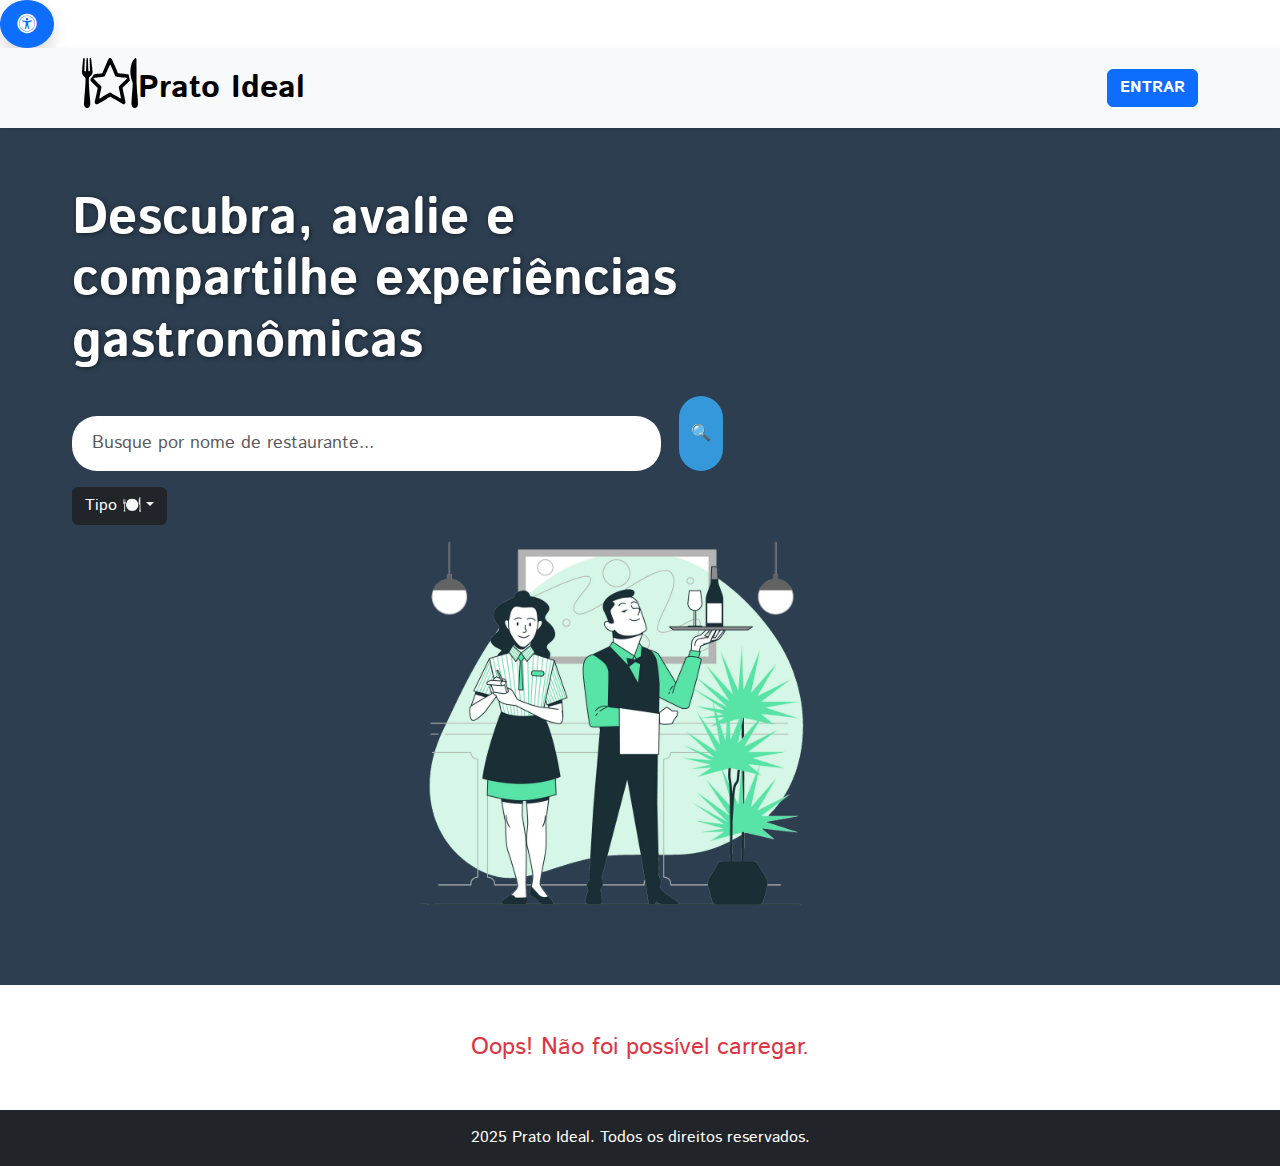
<file: index.html>
<!DOCTYPE html>
<html lang="pt-br">

<head>
    <meta charset="UTF-8">
    <meta name="viewport" content="width=device-width, initial-scale=1.0">
    <title>Prato Ideal</title>

    <link rel="preconnect" href="https://fonts.googleapis.com">
    <link rel="preconnect" href="https://fonts.gstatic.com" crossorigin>
    <link href="https://fonts.googleapis.com/css2?family=Istok+Web:wght@400;700&display=swap" rel="stylesheet">

    <link rel="stylesheet" href="css/style.css">
    <link href="https://cdn.jsdelivr.net/npm/bootstrap@5.3.3/dist/css/bootstrap.min.css" rel="stylesheet">
    <link rel="stylesheet" href="https://cdnjs.cloudflare.com/ajax/libs/font-awesome/5.15.4/css/all.min.css">

    </head>

<body>
    <button class="btn btn-primary btn-lg rounded-circle shadow" id="acessibility-toggle-btn"
            aria-label="Abrir menu de acessibilidade">
        <i class="fas fa-universal-access"></i>
    </button>

    <div id="acessibility-menu" class="card shadow">
        <div class="card-header bg-primary text-white d-flex justify-content-between align-items-center">
            <span>Acessibilidade</span>
            <button type="button" class="btn-close btn-close-white" aria-label="Fechar menu" id="acessibility-close-btn"></button>
        </div>
        <div class="card-body">
            <h6 class="card-subtitle mb-2 text-muted">Tamanho da Fonte</h6>
            <div class="d-flex justify-content-around mb-3">
                <button class="btn btn-outline-secondary" id="font-decrease" aria-label="Diminuir fonte">A-</button>
                <button class="btn btn-outline-secondary" id="font-reset" aria-label="Tamanho padrão">A</button>
                <button class="btn btn-outline-secondary" id="font-increase" aria-label="Aumentar fonte">A+</button>
            </div>

            <h6 class="card-subtitle mb-2 text-muted">Contraste</h6>
            <div class="d-grid gap-2">
                <button class="btn btn-outline-dark" id="contrast-low" aria-label="Baixo Contraste (Tons de Cinza)">Tons de Cinza</button>
                <button class="btn btn-outline-dark" id="contrast-high" aria-label="Alto Contraste">Alto Contraste</button>
                <button class="btn btn-outline-dark" id="contrast-reset" aria-label="Contraste Padrão">Contraste Padrão</button>
            </div>
        </div>
    </div>

    <div id="main-wrapper">
        <nav id="nav-top" class="navbar navbar-expand-md bg-light shadow-sm">
            <div class="container">
                <img id="img-logo-nav" src="imagens/logo-preto.svg" alt="Logo" />
                <a class="navbar-brand fs-2 fw-bolder" href="index.html">Prato Ideal</a>
                <div class="ms-auto">
                    <div id="nav-user-section" class="d-flex align-items-center">
                    </div>
                </div>
            </div>
        </nav>

        <header>
            <div class="header-content">
                <div class="container" id="header-left">
                    <div class="float-start w-100">
                        <h1 class="slogan mb-4">Descubra, avalie e compartilhe experiências gastronômicas</h1>
                        <div id="busca-com-sugestoes-wrapper" style="position: relative;">
                            <form id="form-busca-header" class="d-flex mb-3 search-bar" role="search" onsubmit="event.preventDefault();">
                                <input type="text" class="form-control me-2" id="searchInput" placeholder="Busque por nome de restaurante..." autocomplete="off" />
                                <button id="btn-pesquisa-header" type="submit" class="btn btn-primary">🔍</button>
                            </form>
                            <div id="sugestoes-busca" class="sugestoes-container"></div>
                        </div>
                        <div id="filtros" class="d-flex flex-wrap gap-2 filter-buttons">
                            <div class="dropdown">
                                <button id="tipo-btn" class="btn btn-dark dropdown-toggle" data-bs-toggle="dropdown">Tipo 🍽️</button>
                                <ul class="dropdown-menu">
                                    <li><button class="dropdown-item" onclick="selectFilter('tipo', null)"><strong>Ver Todos</strong></button></li>
                                    <li><hr class="dropdown-divider"></li>
                                    <li><button class="dropdown-item" onclick="selectFilter('tipo', 'Brasileira')">Brasileira</button></li>
                                    <li><button class="dropdown-item" onclick="selectFilter('tipo', 'Churrascaria')">Churrascaria</button></li>
                                    <li><button class="dropdown-item" onclick="selectFilter('tipo', 'Fast Food')">Fast Food</button></li>
                                    <li><button class="dropdown-item" onclick="selectFilter('tipo', 'Italiana')">Italiana</button></li>
                                    <li><button class="dropdown-item" onclick="selectFilter('tipo', 'Japonesa')">Japonesa</button></li>
                                    <li><button class="dropdown-item" onclick="selectFilter('tipo', 'Vegetariana')">Vegetariana</button></li>
                                </ul>
                            </div>
                        </div>
                    </div>
                </div>
                <div class="container" id="header-right">
                    <div class="header-image float-end"><img src="imagens/header-img.png" alt="Pessoas comendo" /></div>
                </div>
            </div>
        </header>

        <section id="resultados-busca-container" class="container mt-5" style="display: none;">
            <div class="d-flex justify-content-between align-items-center mb-3">
                <h2 id="titulo-resultados">Resultados</h2>
                <button id="fechar-busca-btn" class="btn-close" aria-label="Fechar"></button>
            </div>
            <div id="lista-resultados-busca" class="d-flex flex-column gap-3"></div>
        </section>

        <main id="main-content-wrapper">
            <section class="container mt-5">
                <h2 class="mb-3"><strong>Melhores Avaliados</strong></h2>
                <div class="carrossel-wrapper">
                    <button class="arrow arrow-left">‹</button>
                    <div id="carrossel-avaliados" class="restaurante-carrossel"></div>
                    <button class="arrow arrow-right">›</button>
                </div>
            </section>
            <section class="container mt-5">
                <h2 class="mb-3"><strong>Ótimos Preços</strong></h2>
                <div class="carrossel-wrapper">
                    <button class="arrow arrow-left">‹</button>
                    <div id="carrossel-precos" class="restaurante-carrossel"></div>
                    <button class="arrow arrow-right">›</button>
                </div>
            </section>
            <section class="container mt-5">
                <h2 class="mb-3"><strong>Sabores da Itália</strong></h2>
                <div class="carrossel-wrapper">
                    <button class="arrow arrow-left">‹</button>
                    <div id="carrossel-italiana" class="restaurante-carrossel"></div>
                    <button class="arrow arrow-right">›</button>
                </div>
            </section>
            <section class="container mt-5">
                <h2 class="mb-3"><strong>Cozinha Japonesa</strong></h2>
                <div class="carrossel-wrapper">
                    <button class="arrow arrow-left">‹</button>
                    <div id="carrossel-japonesa" class="restaurante-carrossel"></div>
                    <button class="arrow arrow-right">›</button>
                </div>
            </section>
        </main>

        <footer class="py-3 mt-5 bg-dark text-white text-center">
            <div class="container"><p class="mb-0">2025 Prato Ideal. Todos os direitos reservados.</p></div>
        </footer>
    </div>
    <script src="https://cdn.jsdelivr.net/npm/bootstrap@5.3.3/dist/js/bootstrap.bundle.min.js"></script>
    <script defer>
        document.addEventListener('DOMContentLoaded', () => {
            // --- 1. CONFIGURAÇÕES E ELEMENTOS ---
            const BASE_URL = 'https://apirestaurantes.onrender.com/api/Restaurante';
            let listaCompletaRestaurantes = [];

            const mainContentWrapper = document.getElementById('main-content-wrapper');
            const resultadosContainer = document.getElementById('resultados-busca-container');
            const listaResultadosBusca = document.getElementById('lista-resultados-busca');
            const tituloResultados = document.getElementById('titulo-resultados');
            const fecharBuscaBtn = document.getElementById('fechar-busca-btn');
            const searchForm = document.getElementById('form-busca-header');
            const searchInput = document.getElementById('searchInput');
            const sugestoesContainer = document.getElementById('sugestoes-busca');

            // --- 2. LÓGICA DE LOGIN E NAVBAR ---
            function parseJwt(token) {
                try { return JSON.parse(atob(token.split('.')[1].replace(/-/g, '+').replace(/_/g, '/'))); } catch (e) { return null; }
            }

            function getUsuarioLogado() {
                const token = localStorage.getItem('token');
                if (!token) return null;
                const decoded = parseJwt(token);
                if (decoded && decoded.exp * 1000 > Date.now()) {
                    return { Id: decoded.nameid, Nome: decoded.unique_name, Foto: `https://i.pravatar.cc/150?u=${decoded.nameid}` };
                }
                localStorage.removeItem('token');
                return null;
            }

            function handleLogout() {
                localStorage.removeItem('token');
                window.location.reload();
            }

            function configurarNavbar() {
                const userSection = document.getElementById('nav-user-section');
                const usuario = getUsuarioLogado();
                if (userSection) {
                    if (usuario && usuario.Nome) {
                        userSection.innerHTML = `
                            <span class="navbar-text me-3">Olá, <strong>${usuario.Nome.split(' ')[0]}</strong></span>
                            <a href="#?id=${usuario.Id}"><img src="${usuario.Foto}" alt="Avatar" id="user-avatar" class="rounded-circle"></a>
                            <button id="btn-logout" class="btn btn-link text-secondary ms-2 text-decoration-none">Sair</button>
                        `;
                        document.getElementById('btn-logout')?.addEventListener('click', handleLogout);
                    } else {
                        userSection.innerHTML = '<a href="html/login.html" class="btn btn-primary fw-bold">ENTRAR</a>';
                    }
                }
            }

            // --- 3. FUNÇÕES DE API ---
            async function fetchApiData(endpoint = '') {
                const urlFinal = endpoint ? `${BASE_URL}/${endpoint}` : BASE_URL;
                const response = await fetch(urlFinal);
                if (!response.ok) throw new Error(`API Error: Status ${response.status}`);
                const text = await response.text();
                return text ? JSON.parse(text) : [];
            }

            // --- 4. FUNÇÕES DE UI (INTERFACE) ---
            function mostrarSpinner(container) {
                if(container) container.innerHTML = `<div class="d-flex justify-content-center w-100"><div class="spinner-border text-primary" role="status"></div></div>`;
            }

            function renderizarCarrossel(containerId, lista) {
                const container = document.getElementById(containerId);
                if (!container) return;
                container.innerHTML = '';
                if (lista.length === 0) {
                    container.innerHTML = '<div class="col-12"><p class="text-muted p-3">Nenhum restaurante nesta categoria.</p></div>';
                    return;
                }
                lista.forEach(restaurante => container.innerHTML += criarCardHtml(restaurante));
            }

            function renderizarResultadosBusca(lista) {
                if (!listaResultadosBusca) return;
                listaResultadosBusca.innerHTML = '';
                if (lista.length === 0) {
                    listaResultadosBusca.innerHTML = '<p class="text-muted">Nenhum restaurante encontrado.</p>';
                    return;
                }
                lista.forEach(restaurante => listaResultadosBusca.innerHTML += criarItemListaVerticalHtml(restaurante));
            }

            function criarCardHtml(restaurante) {
                const imageUrl = restaurante.Foto || `https://placehold.co/400x300?text=Restaurante`; // Corrigido URL de placeholder
                const ratingHtml = restaurante.AvaliacaoMedia != null ? `<p class="mb-1 rating">${'⭐'.repeat(Math.round(restaurante.AvaliacaoMedia))}</p>` : '<p class="text-muted small mb-1">Sem avaliações</p>';
                const enderecoHtml = (restaurante.Endereco) ? `<p class="text-muted small mt-auto">${restaurante.Endereco.Cidade}, ${restaurante.Endereco.Estado}</p>` : '';
                return `<div class="col-md-3"><a href="html/restaurante.html?id=${restaurante.Id}" class="card-link"><div class="card restaurant-card h-100"><img src="${imageUrl}" class="card-img-top" alt="Foto de ${restaurante.Nome}"><div class="card-body d-flex flex-column"><h6 class="card-title">${restaurante.Nome}</h6>${ratingHtml}${enderecoHtml}</div></div></a></div>`;
            }

            function criarItemListaVerticalHtml(restaurante) {
                const imageUrl = restaurante.Foto || `https://placehold.co/160x120?text=Restaurante`; // Corrigido URL de placeholder
                const ratingHtml = restaurante.AvaliacaoMedia != null ? `<p class="mb-1 rating">${'⭐'.repeat(Math.round(restaurante.AvaliacaoMedia))}</p>` : '<p class="text-muted small mb-1">Sem avaliações</p>';
                const enderecoHtml = (restaurante.Endereco) ? `<p class="text-muted small">${restaurante.Endereco.Cidade}, ${restaurante.Endereco.Estado}</p>` : '';
                return `<a href="html/restaurante.html?id=${restaurante.Id}" class="resultado-item-vertical card-link"><img src="${imageUrl}" alt="Foto de ${restaurante.Nome}"><div class="info"><h5>${restaurante.Nome}</h5>${ratingHtml}${enderecoHtml}</div></a>`;
            }

            function alternarVisibilidade(mostrarResultados) {
                if (mainContentWrapper) mainContentWrapper.style.display = mostrarResultados ? 'none' : 'block';
                if (resultadosContainer) resultadosContainer.style.display = mostrarResultados ? 'block' : 'none';
            }

            function configurarSetasDosCarrosseis() {
                document.querySelectorAll('.carrossel-wrapper').forEach(wrapper => {
                    const carrossel = wrapper.querySelector('.restaurante-carrossel');
                    const arrowLeft = wrapper.querySelector('.arrow-left');
                    const arrowRight = wrapper.querySelector('.arrow-right');
                    if (carrossel && arrowLeft && arrowRight) {
                        arrowLeft.addEventListener('click', () => carrossel.scrollBy({ left: -carrossel.clientWidth * 0.8, behavior: 'smooth' }));
                        arrowRight.addEventListener('click', () => carrossel.scrollBy({ left: carrossel.clientWidth * 0.8, behavior: 'smooth' }));
                    }
                });
            }

            function executarFiltro(criterio, valor) {
                let resultados = [];
                if (criterio === 'tipo') {
                    if (tituloResultados) tituloResultados.textContent = `Cozinha: ${valor}`;
                    resultados = listaCompletaRestaurantes.filter(r => r.Categoria === valor);
                } else if (criterio === 'busca') {
                    if (tituloResultados) tituloResultados.textContent = `Resultados para "${valor}"`;
                    const termo = valor.toLowerCase();
                    resultados = listaCompletaRestaurantes.filter(r => r.Nome.toLowerCase().includes(termo));
                }
                resultados.sort((a, b) => (b.AvaliacaoMedia || 0) - (a.AvaliacaoMedia || 0));
                renderizarResultadosBusca(resultados);
                alternarVisibilidade(true);
            }

            function exibirSugestoes(sugestoes) {
                if (!sugestoesContainer) return;
                sugestoesContainer.innerHTML = '';
                if (sugestoes.length === 0) { sugestoesContainer.style.display = 'none'; return; }
                sugestoes.slice(0, 5).forEach(sugestao => {
                    const itemDiv = document.createElement('div');
                    itemDiv.textContent = sugestao.Nome;
                    itemDiv.className = 'sugestao-item';
                    itemDiv.onclick = () => {
                        if (searchInput) searchInput.value = sugestao.Nome;
                        sugestoesContainer.style.display = 'none';
                    };
                    sugestoesContainer.appendChild(itemDiv);
                });
                sugestoesContainer.style.display = 'block';
            }

            // --- 5. LÓGICA PRINCIPAL DE MONTAGEM ---
            async function montarPaginaInicial() {
                configurarNavbar();

                const carrosselIds = ['carrossel-avaliados', 'carrossel-precos', 'carrossel-italiana', 'carrossel-japonesa'];
                carrosselIds.forEach(id => mostrarSpinner(document.getElementById(id)));

                try {
                    const [todos, melhores] = await Promise.all([ fetchApiData(), fetchApiData('melhores') ]);
                    listaCompletaRestaurantes = todos;

                    const otimosPrecos = todos.filter(r => r.FaixaPreco === '$').slice(0, 10);
                    const italianos = todos.filter(r => r.Categoria === 'Italiana');
                    const japoneses = todos.filter(r => r.Categoria === 'Japonesa');

                    renderizarCarrossel('carrossel-avaliados', melhores);
                    renderizarCarrossel('carrossel-precos', otimosPrecos);
                    renderizarCarrossel('carrossel-italiana', italianos);
                    renderizarCarrossel('carrossel-japonesa', japoneses);

                    configurarSetasDosCarrosseis();
                } catch (error) {
                    console.error("Erro ao montar a página inicial:", error);
                    if (mainContentWrapper) mainContentWrapper.innerHTML = `<div class="container mt-5"><p class="text-danger text-center h4">Oops! Não foi possível carregar.</p></div>`;
                }
            }

            // --- 6. GATILHOS DE EVENTOS ---
            window.selectFilter = (tipo, valor) => {
                if (valor === null) { alternarVisibilidade(false); return; }
                executarFiltro(tipo, valor);
            };

            if (searchForm) {
                searchForm.addEventListener('submit', (e) => {
                    e.preventDefault();
                    const termo = searchInput?.value.trim();
                    if (termo) executarFiltro('busca', termo);
                });
            }

            if (fecharBuscaBtn) {
                fecharBuscaBtn.addEventListener('click', () => alternarVisibilidade(false));
            }

            if (searchInput) {
                searchInput.addEventListener('input', () => {
                    const termo = searchInput.value.toLowerCase().trim();
                    if (termo.length < 2) {
                        if (sugestoesContainer) sugestoesContainer.style.display = 'none';
                        return;
                    }
                    const sugestoesFiltradas = listaCompletaRestaurantes.filter(r => r.Nome.toLowerCase().includes(termo));
                    exibirSugestoes(sugestoesFiltradas);
                });
            }

            document.addEventListener('click', (event) => {
                if (searchInput && sugestoesContainer && !searchInput.contains(event.target) && !sugestoesContainer.contains(event.target)) {
                    sugestoesContainer.style.display = 'none';
                }
            });


            // --- LÓGICA DO MENU DE ACESSIBILIDADE ---
            const body = document.body;
            const mainWrapper = document.getElementById('main-wrapper'); // Obtenha o novo wrapper
            const fontDecreaseBtn = document.getElementById('font-decrease');
            const fontResetBtn = document.getElementById('font-reset');
            const fontIncreaseBtn = document.getElementById('font-increase');
            const contrastLowBtn = document.getElementById('contrast-low');
            const contrastHighBtn = document.getElementById('contrast-high');
            const contrastResetBtn = document.getElementById('contrast-reset');

            const acessibilityToggleBtn = document.getElementById('acessibility-toggle-btn');
            const acessibilityCloseBtn = document.getElementById('acessibility-close-btn');
            const acessibilityMenu = document.getElementById('acessibility-menu');

            if (acessibilityMenu) {
                acessibilityMenu.style.display = 'none';
            }

            const FONT_SIZES = ['font-small', '', 'font-large', 'font-larger'];
            let currentFontSizeIndex = 1;

            function applyFontSize(index) {
                FONT_SIZES.forEach(className => {
                    if (className) {
                        body.classList.remove(className);
                    }
                });
                if (FONT_SIZES[index]) {
                    body.classList.add(FONT_SIZES[index]);
                }
                localStorage.setItem('acessibilityFontSizeIndex', index);
                currentFontSizeIndex = index;
            }

            function applyContrast(mode) {
                // Aplica/remove classes do #main-wrapper
                if (mainWrapper) { // Garante que mainWrapper existe
                    mainWrapper.classList.remove('grayscale-contrast', 'high-contrast');

                    if (mode === 'low') {
                        mainWrapper.classList.add('grayscale-contrast');
                    } else if (mode === 'high') {
                        mainWrapper.classList.add('high-contrast');
                    }
                }
                localStorage.setItem('acessibilityContrastMode', mode);
            }

            function loadAcessibilityPreferences() {
                const savedFontSizeIndex = localStorage.getItem('acessibilityFontSizeIndex');
                if (savedFontSizeIndex !== null) {
                    currentFontSizeIndex = parseInt(savedFontSizeIndex);
                    if (currentFontSizeIndex >= 0 && currentFontSizeIndex < FONT_SIZES.length) {
                        applyFontSize(currentFontSizeIndex);
                    } else {
                        applyFontSize(1);
                    }
                }

                const savedContrastMode = localStorage.getItem('acessibilityContrastMode');
                if (savedContrastMode) {
                    applyContrast(savedContrastMode);
                }
            }

            // Event Listeners para o menu de acessibilidade
            if (acessibilityToggleBtn && acessibilityMenu) {
                acessibilityToggleBtn.addEventListener('click', () => {
                    acessibilityMenu.style.display = acessibilityMenu.style.display === 'none' ? 'block' : 'none';
                    acessibilityToggleBtn.setAttribute('aria-expanded', acessibilityMenu.style.display === 'block');
                });
            }
            if (acessibilityCloseBtn && acessibilityMenu) {
                acessibilityCloseBtn.addEventListener('click', () => {
                    acessibilityMenu.style.display = 'none';
                    acessibilityToggleBtn.setAttribute('aria-expanded', 'false');
                });
            }

            if (fontDecreaseBtn) {
                fontDecreaseBtn.addEventListener('click', () => {
                    if (currentFontSizeIndex > 0) {
                        applyFontSize(currentFontSizeIndex - 1);
                    }
                });
            }

            if (fontResetBtn) {
                fontResetBtn.addEventListener('click', () => {
                    applyFontSize(1);
                });
            }

            if (fontIncreaseBtn) {
                fontIncreaseBtn.addEventListener('click', () => {
                    if (currentFontSizeIndex < FONT_SIZES.length - 1) {
                        applyFontSize(currentFontSizeIndex + 1);
                    }
                });
            }

            if (contrastLowBtn) {
                contrastLowBtn.addEventListener('click', () => applyContrast('low'));
            }

            if (contrastHighBtn) {
                contrastHighBtn.addEventListener('click', () => applyContrast('high'));
            }

            if (contrastResetBtn) {
                contrastResetBtn.addEventListener('click', () => applyContrast('default'));
            }

            // Carregar as preferências de acessibilidade assim que o DOM for carregado
            loadAcessibilityPreferences();


            // INICIA A APLICAÇÃO PRINCIPAL DA PÁGINA
            montarPaginaInicial();
        });
    </script>
</body>
</html>
</file>
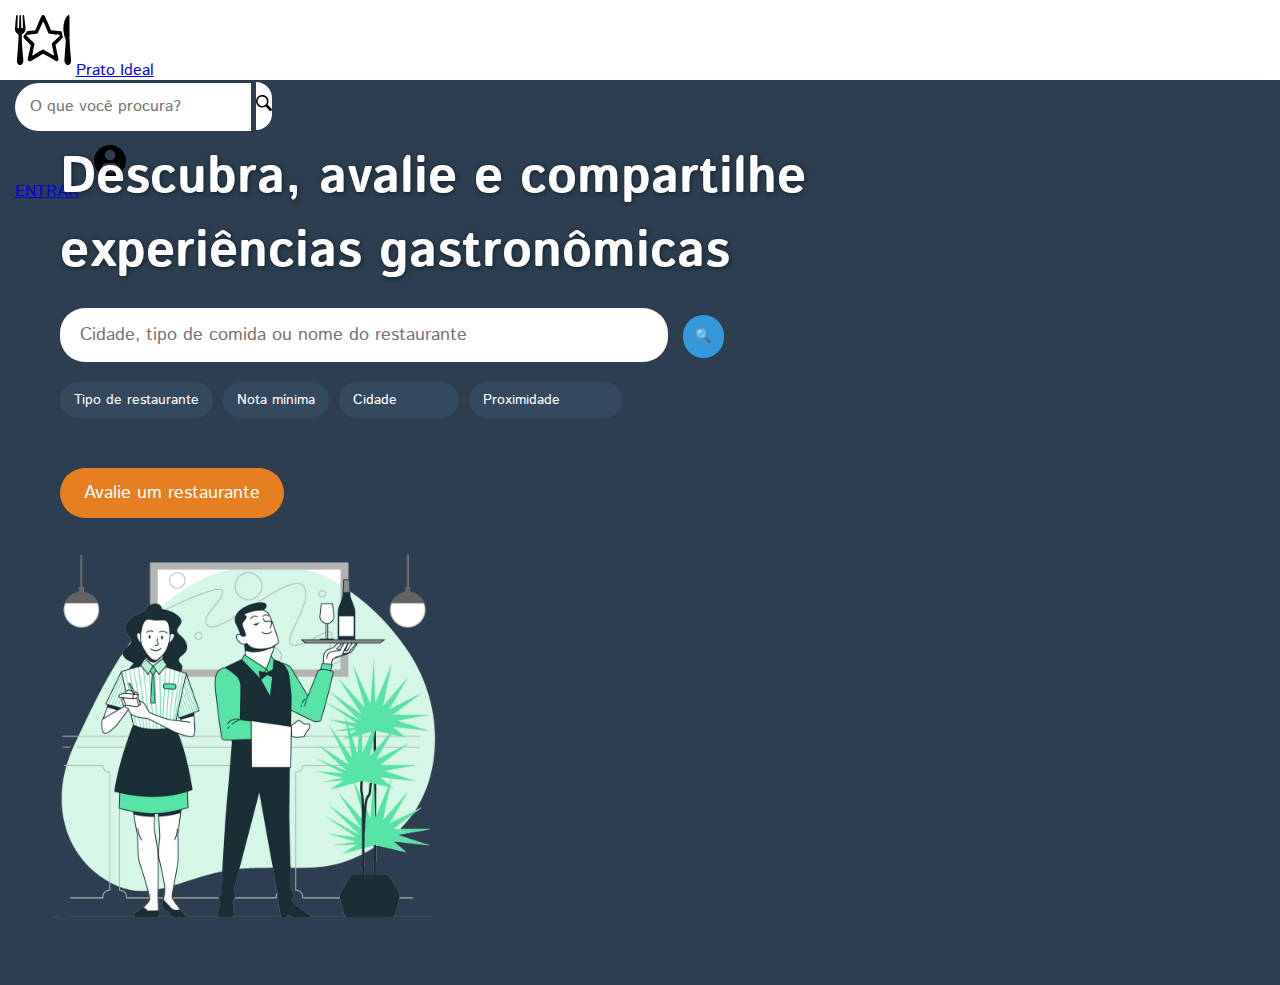
<file: html/index.html>
<!DOCTYPE html>
<html lang="pt-br">

<head>
    <meta charset="UTF-8">
    <meta name="viewport" content="width=device-width, initial-scale=1.0">
    <title>Prato Ideal</title>
    <!-- links para importar a fonte  Istok Web -->
    <link rel="preconnect" href="https://fonts.googleapis.com">
    <link rel="preconnect" href="https://fonts.gstatic.com" crossorigin>
    <link href="https://fonts.googleapis.com/css2?family=Istok+Web:ital,wght@0,400;0,700;1,400;1,700&display=swap"
        rel="stylesheet">
    <!-- links para o css -->
    <link rel="stylesheet" href="../css/style.css">
    <link href="https://cdn.jsdelivr.net/npm/bootstrap@5.3.6/dist/css/bootstrap.min.css" rel="stylesheet"
        integrity="sha384-4Q6Gf2aSP4eDXB8Miphtr37CMZZQ5oXLH2yaXMJ2w8e2ZtHTl7GptT4jmndRuHDT" crossorigin="anonymous">
</head>

<body>
    <nav id="nav-top" class="navbar navbar-expand-md">
        <div class="container-fluid container-md d-flex justify-content-between align-items-center">

            <!-- Logo -->
            <div id="logo-nav" class="d-flex align-items-center">
                <img id="img-logo-nav" src="../imagens/logo-preto.svg" alt="Logo" />
                <a class="navbar-brand fs-1 fw-bolder ms-2 d-none d-md-inline" href="#">Prato Ideal</a>
            </div>

            <!-- Barra de pesquisa -->
            <div id="barra-pesquisa-container" class="flex-grow-1 mx-3">
                <form class="input-group" role="search">
                    <input id="barra-pesquisa" type="text" class="form-control" placeholder="O que você procura?">
                    <button class="btn" type="submit">
                        <img src="../imagens/lupa.svg" alt="Pesquisar" width="16" height="16">
                    </button>
                </form>
            </div>

            <!-- Perfil -->
            <div id="perfil-nav" class="d-flex align-items-center">
                <a class="navbar-brand fs-3 m-0 d-none d-md-inline" href="#">ENTRAR</a>
                <img id="img-perfil-nav" src="../imagens/usuario-de-perfil.svg" alt="Perfil" width="32" height="32">
            </div>

        </div>
    </nav>
    <header>
        <div class="container clearfix">
        <div class="header-content">
            <div class="float-start">
                <h1 class="slogan">Descubra, avalie e compartilhe experiências gastronômicas</h1>

                <!-- Barrra de pesquisa -->
                <form class="search-bar">
                    <input type="text" placeholder="Cidade, tipo de comida ou nome do restaurante" />
                    <button type="submit">🔍</button>
                </form>

                <!-- filtros -->
                <div class="dropdown-group">
                    <select id="tipo-select">
                        <option disabled selected>Tipo de restaurante</option>
                        <option value="pizza">🍕 Pizza</option>
                        <option value="japones">🍣 Japonês</option>
                        <option value="hamburguer">🍔 Hamburgueria</option>
                    </select>

                    <select id="nota-select">
                        <option disabled selected>Nota mínima</option>
                        <option value="4.5">⭐ 4.5+</option>
                        <option value="4.0">⭐ 4.0+</option>
                        <option value="3.5">⭐ 3.5+</option>
                    </select>

                    <select id="cidade-select">
                        <option disabled selected>Cidade</option>
                        <option value="sp">São Paulo</option>
                        <option value="rj">Rio de Janeiro</option>
                        <option value="outra">Outra cidade</option>
                    </select>

                    <select id="proximidade-select">
                        <option disabled selected>Proximidade</option>
                        <option value="perto">📍 Próximo de mim</option>
                        <option value="aberto">🕒 Abertos agora</option>
                    </select>
                </div>

                <div id="outra-cidade-input">
                    <input type="text" placeholder="Digite a cidade..." />
                </div>

                <!-- Filtros selecionados -->
                <div class="active-filters">

                </div>

                <button class="cta">Avalie um restaurante</button>
            </div>
        </div>
        <div class="header-image float-end">
            <img src="../imagens/header-img.png" alt="Pessoas comendo" />

        </div>
    </div>
    </header>
</body>

</html>
<script src="https://cdn.jsdelivr.net/npm/bootstrap@5.3.6/dist/js/bootstrap.bundle.min.js"
    integrity="sha384-j1CDi7MgGQ12Z7Qab0qlWQ/Qqz24Gc6BM0thvEMVjHnfYGF0rmFCozFSxQBxwHKO"
    crossorigin="anonymous"></script>
<script>
    // Simula interação com filtros selecionados
    const filtersContainer = document.querySelector('.active-filters');

    function addFilterTag(label, value) {
        const tag = document.createElement('div');
        tag.className = 'filter-tag';
        tag.innerHTML = `${label} <span onclick="this.parentElement.remove()">&times;</span>`;
        filtersContainer.appendChild(tag);
    }

    document.querySelectorAll('select').forEach(select => {
        select.addEventListener('change', (e) => {
            // Remove tag anterior do mesmo filtro se existir
            document.querySelectorAll(`.filter-tag`).forEach(tag => {
                if (tag.innerText.includes(select.options[0].text)) tag.remove();
            });
            const selectedOption = select.options[select.selectedIndex];
            if (selectedOption.value) {
                addFilterTag(selectedOption.text, selectedOption.value);
            }
        });
    });


    const cidadeSelect = document.getElementById('cidade-select');
    const outraCidadeInput = document.getElementById('outra-cidade-input');

    cidadeSelect.addEventListener('change', () => {
        if (cidadeSelect.value === 'outra') {
            outraCidadeInput.style.display = 'block';
        } else {
            outraCidadeInput.style.display = 'none';
        }
    });


</script>
</file>
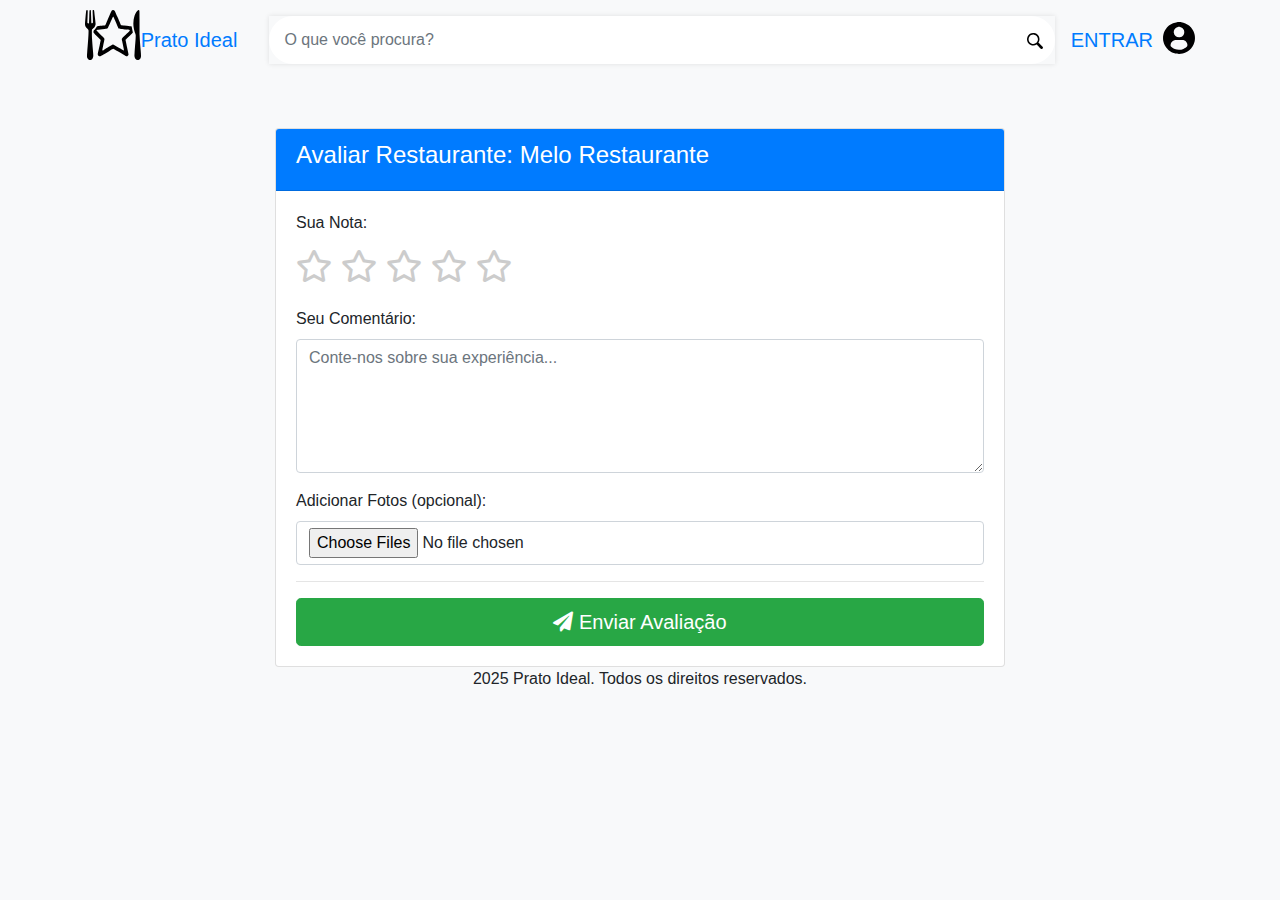
<file: html/avaliar-restaurante.html>
<!DOCTYPE html>
<html lang="pt-br">
<head>
    <meta charset="UTF-8">
    <meta name="viewport" content="width=device-width, initial-scale=1.0">
    <title>Avaliar Restaurante</title>
    <link href="https://stackpath.bootstrapcdn.com/bootstrap/4.5.2/css/bootstrap.min.css" rel="stylesheet">
    <link rel="stylesheet" href="https://cdnjs.cloudflare.com/ajax/libs/font-awesome/5.15.4/css/all.min.css">
    <link rel="stylesheet" href="../css/style.css">
    <style>
        body {
            font-family: 'Helvetica Neue', Helvetica, Arial, sans-serif;
            background-color: #f8f9fa;
        }
        .rating-stars {
            font-size: 2rem; /* Tamanho maior para seleção de estrelas */
            color: #ccc; /* Cor padrão para estrelas vazias */
            cursor: pointer;
        }
        .rating-stars .fas.fa-star { /* Estrela preenchida (selecionada) */
            color: #ffc107;
        }
        .form-control-file {
            border: 1px solid #ced4da;
            padding: .375rem .75rem;
            border-radius: .25rem;
        }
        .preview-images img {
            width: 100px;
            height: 100px;
            object-fit: cover;
            margin-right: 10px;
            margin-bottom: 10px;
            border-radius: 4px;
            border: 1px solid #ddd;
        }
        .suggestion-box {
            border: 1px solid #eee;
            padding: 10px;
            margin-top: 10px;
            border-radius: 4px;
            background-color: #f9f9f9;
        }
        .suggestion-item {
            padding: 8px;
            margin-bottom: 5px;
            border: 1px solid #ddd;
            border-radius: 4px;
            cursor: pointer;
            background-color: #fff;
            transition: background-color 0.2s;
        }
        .suggestion-item:hover {
            background-color: #e9ecef;
        }
        .loading-spinner {
            display: none; /* Oculto por padrão */
            margin-left: 10px;
        }
    </style>
</head>
<body>
    <nav id="nav-top" class="navbar navbar-expand-md">
        <div class="container-fluid container-md d-flex justify-content-between align-items-center">
    
          <!-- Logo -->
          <div id="logo-nav" class="d-flex align-items-center">
            <img id="img-logo-nav" src="../imagens/logo-preto.svg" alt="Logo" />
            <a class="navbar-brand fs-1 fw-bolder ms-2 d-none d-md-inline" href="index.html">Prato Ideal</a>
          </div>
    
          <!-- Barra de pesquisa -->
          <div id="barra-pesquisa-container" class="flex-grow-1 mx-3">
            <form class="input-group" role="search">
              <input id="barra-pesquisa" type="text" class="form-control" placeholder="O que você procura?">
              <button class="btn" type="submit">
                <img src="../imagens/lupa.svg" alt="Pesquisar" width="16" height="16">
              </button>
            </form>
          </div>
    
          <!-- Perfil -->
          <div id="perfil-nav" class="d-flex align-items-center">
            <a class="navbar-brand fs-3 m-0 d-none d-md-inline" href="#">ENTRAR</a>
            <img id="img-perfil-nav" src="../imagens/usuario-de-perfil.svg" alt="Perfil" width="32" height="32">
          </div>
    
        </div>
      </nav>

    <div class="container mt-5">
        <div class="row justify-content-center">
            <div class="col-md-8">
                <div class="card">
                    <div class="card-header bg-primary text-white">
                        <h4 id="form-title">Avaliar Restaurante: <span id="restaurant-name-to-review">Nome do Restaurante</span></h4>
                    </div>
                    <div class="card-body">
                        <form id="reviewForm">
                            <div class="form-group">
                                <label for="nota">Sua Nota:</label>
                                <div id="starRating" class="rating-stars">
                                    <i class="far fa-star" data-value="1"></i>
                                    <i class="far fa-star" data-value="2"></i>
                                    <i class="far fa-star" data-value="3"></i>
                                    <i class="far fa-star" data-value="4"></i>
                                    <i class="far fa-star" data-value="5"></i>
                                </div>
                                <input type="hidden" name="nota" id="notaInput" required>
                                <div class="invalid-feedback">Por favor, dê uma nota.</div>
                            </div>

                            <div class="form-group">
                                <label for="comentario">Seu Comentário:</label>
                                <textarea class="form-control" id="comentario" name="comentario" rows="5" placeholder="Conte-nos sobre sua experiência..." required></textarea>
                                <div class="invalid-feedback">Por favor, escreva um comentário.</div>
                            </div>

                            <div class="form-group text-right" id="geminiSuggestionArea" style="display: none;">
                                <button type="button" id="btnGenerateSuggestion" class="btn btn-outline-info btn-sm">
                                    ✨ Gerar Sugestão de Comentário
                                    <span class="spinner-border spinner-border-sm loading-spinner" role="status" aria-hidden="true"></span>
                                </button>
                            </div>
                            <div id="commentSuggestions" class="suggestion-box" style="display: none;">
                                <p class="font-weight-bold">Sugestões da IA:</p>
                                <div id="suggestionsList"></div>
                                <small class="text-muted">Clique em uma sugestão para usá-la.</small>
                            </div>


                            <div class="form-group mt-3">
                                <label for="fotos">Adicionar Fotos (opcional):</label>
                                <input type="file" class="form-control-file" id="fotos" name="fotos[]" multiple accept="image/*">
                                <div id="imagePreview" class="mt-3 preview-images">
                                    </div>
                            </div>
                            
                            <hr>
                            <p id="form-message" class="text-center"></p>
                            <button type="submit" class="btn btn-success btn-block btn-lg"><i class="fas fa-paper-plane"></i> Enviar Avaliação</button>
                        </form>
                    </div>
                </div>
            </div>
        </div>
    </div>

    <footer>
        <div class="text-center">
        <div class="container">
          <p class="mb-0">2025 Prato Ideal. Todos os direitos reservados.</p>
        </div>
      </footer>

    <script src="https://code.jquery.com/jquery-3.5.1.slim.min.js"></script>
    <script src="https://cdn.jsdelivr.net/npm/@popperjs/core@2.5.4/dist/umd/popper.min.js"></script>
    <script src="https://stackpath.bootstrapcdn.com/bootstrap/4.5.2/js/bootstrap.min.js"></script>

    <script>
        document.addEventListener('DOMContentLoaded', function () {
            const restaurantNameToReview = "Melo Restaurante"; 
            document.getElementById('restaurant-name-to-review').textContent = restaurantNameToReview;

            const stars = document.querySelectorAll('#starRating .fa-star');
            const notaInput = document.getElementById('notaInput');
            const comentarioInput = document.getElementById('comentario');
            const geminiSuggestionArea = document.getElementById('geminiSuggestionArea');
            const btnGenerateSuggestion = document.getElementById('btnGenerateSuggestion');
            const commentSuggestionsDiv = document.getElementById('commentSuggestions');
            const suggestionsListDiv = document.getElementById('suggestionsList');
            const loadingSpinner = btnGenerateSuggestion.querySelector('.loading-spinner');

            stars.forEach(star => {
                star.addEventListener('mouseover', function () {
                    resetStarsVisual();
                    const rating = parseInt(this.dataset.value);
                    highlightStarsVisual(rating);
                });

                star.addEventListener('mouseout', function () {
                    resetStarsVisual();
                    const currentRating = parseInt(notaInput.value);
                    if (currentRating) {
                        highlightStarsVisual(currentRating);
                    }
                });

                star.addEventListener('click', function () {
                    const rating = parseInt(this.dataset.value);
                    notaInput.value = rating;
                    highlightStarsVisual(rating); 
                    geminiSuggestionArea.style.display = 'block'; // Mostra o botão de sugestão
                    commentSuggestionsDiv.style.display = 'none'; // Esconde sugestões antigas
                    suggestionsListDiv.innerHTML = '';
                });
            });

            function resetStarsVisual() {
                stars.forEach(s => {
                    s.classList.remove('fas');
                    s.classList.add('far');
                });
            }

            function highlightStarsVisual(rating) {
                for (let i = 0; i < rating; i++) {
                    stars[i].classList.remove('far');
                    stars[i].classList.add('fas');
                }
            }

            // Lógica da API Gemini
            btnGenerateSuggestion.addEventListener('click', async function() {
                const currentRating = parseInt(notaInput.value);
                if (!currentRating) {
                    alert("Por favor, selecione uma nota antes de gerar sugestões.");
                    return;
                }

                loadingSpinner.style.display = 'inline-block';
                btnGenerateSuggestion.disabled = true;
                commentSuggestionsDiv.style.display = 'none';
                suggestionsListDiv.innerHTML = '';

                let promptText = `Gere 3 sugestões curtas de comentários para uma avaliação de restaurante com ${currentRating} estrela(s).`;
                if (currentRating === 1) promptText += " O comentário deve refletir uma experiência ruim.";
                if (currentRating === 2) promptText += " O comentário deve refletir uma experiência um pouco abaixo do esperado.";
                if (currentRating === 3) promptText += " O comentário deve refletir uma experiência razoável/mediana.";
                if (currentRating === 4) promptText += " O comentário deve refletir uma boa experiência.";
                if (currentRating === 5) promptText += " O comentário deve refletir uma excelente experiência.";
                promptText += " Cada sugestão deve ser concisa e útil para o usuário. Retorne apenas as sugestões, uma por linha."

                try {
                    let chatHistory = [{ role: "user", parts: [{ text: promptText }] }];
                    const payload = { contents: chatHistory };
                    const apiKey = ""; // Deixe vazio, o Canvas injetará a chave
                    const apiUrl = `https://generativelanguage.googleapis.com/v1beta/models/gemini-2.0-flash:generateContent?key=${apiKey}`;
                    
                    const response = await fetch(apiUrl, {
                        method: 'POST',
                        headers: { 'Content-Type': 'application/json' },
                        body: JSON.stringify(payload)
                    });

                    if (!response.ok) {
                        throw new Error(`Erro na API: ${response.statusText}`);
                    }

                    const result = await response.json();
                    
                    if (result.candidates && result.candidates.length > 0 &&
                        result.candidates[0].content && result.candidates[0].content.parts &&
                        result.candidates[0].content.parts.length > 0) {
                        
                        const text = result.candidates[0].content.parts[0].text;
                        const suggestions = text.split('\n').map(s => s.trim()).filter(s => s.length > 0);
                        
                        if (suggestions.length > 0) {
                            suggestions.forEach(suggestionText => {
                                const suggestionDiv = document.createElement('div');
                                suggestionDiv.className = 'suggestion-item';
                                suggestionDiv.textContent = suggestionText;
                                suggestionDiv.onclick = () => {
                                    comentarioInput.value = suggestionText;
                                    commentSuggestionsDiv.style.display = 'none'; // Esconde após selecionar
                                };
                                suggestionsListDiv.appendChild(suggestionDiv);
                            });
                            commentSuggestionsDiv.style.display = 'block';
                        } else {
                            suggestionsListDiv.innerHTML = '<p class="text-muted">Não foi possível gerar sugestões no momento.</p>';
                             commentSuggestionsDiv.style.display = 'block';
                        }
                    } else {
                        throw new Error("Resposta da API em formato inesperado ou sem conteúdo.");
                    }

                } catch (error) {
                    console.error("Erro ao gerar sugestão:", error);
                    suggestionsListDiv.innerHTML = `<p class="text-danger">Erro ao buscar sugestões: ${error.message}. Tente novamente.</p>`;
                    commentSuggestionsDiv.style.display = 'block';
                } finally {
                    loadingSpinner.style.display = 'none';
                    btnGenerateSuggestion.disabled = false;
                }
            });


            // Preview de Imagens
            const fotosInput = document.getElementById('fotos');
            const imagePreviewContainer = document.getElementById('imagePreview');

            fotosInput.addEventListener('change', function(event) {
                imagePreviewContainer.innerHTML = ''; 
                const files = event.target.files;
                if (files) {
                    Array.from(files).forEach(file => {
                        if (file.type.startsWith('image/')){
                            const reader = new FileReader();
                            reader.onload = function(e) {
                                const img = document.createElement('img');
                                img.src = e.target.result;
                                img.alt = file.name;
                                imagePreviewContainer.appendChild(img);
                            }
                            reader.readAsDataURL(file);
                        }
                    });
                }
            });


            // Validação e Submissão do Formulário (Simulado)
            const reviewForm = document.getElementById('reviewForm');
            const formMessage = document.getElementById('form-message');

            reviewForm.addEventListener('submit', function (event) {
                event.preventDefault(); 

                let isValid = true;
                formMessage.textContent = '';
                formMessage.className = 'text-center';

                if (!notaInput.value) {
                    notaInput.classList.add('is-invalid');
                    document.querySelector('#starRating + .invalid-feedback').style.display = 'block';
                    isValid = false;
                } else {
                    notaInput.classList.remove('is-invalid');
                     document.querySelector('#starRating + .invalid-feedback').style.display = 'none';
                }

                if (comentarioInput.value.trim() === '') {
                    comentarioInput.classList.add('is-invalid');
                    comentarioInput.nextElementSibling.style.display = 'block';
                    isValid = false;
                } else {
                    comentarioInput.classList.remove('is-invalid');
                    comentarioInput.nextElementSibling.style.display = 'none';
                }

                if (isValid) {
                    console.log('Formulário válido. Enviando dados:');
                    console.log('Nota:', notaInput.value);
                    console.log('Comentário:', comentarioInput.value);
                    
                    formMessage.textContent = 'Avaliação enviada com sucesso! Obrigado.';
                    formMessage.classList.add('text-success');
                    reviewForm.reset(); 
                    imagePreviewContainer.innerHTML = ''; 
                    resetStarsVisual(); 
                    notaInput.value = ''; 
                    geminiSuggestionArea.style.display = 'none';
                    commentSuggestionsDiv.style.display = 'none';
                } else {
                    formMessage.textContent = 'Por favor, corrija os erros no formulário.';
                    formMessage.classList.add('text-danger');
                }
            });
        });
    </script>
</body>
</html>
</file>
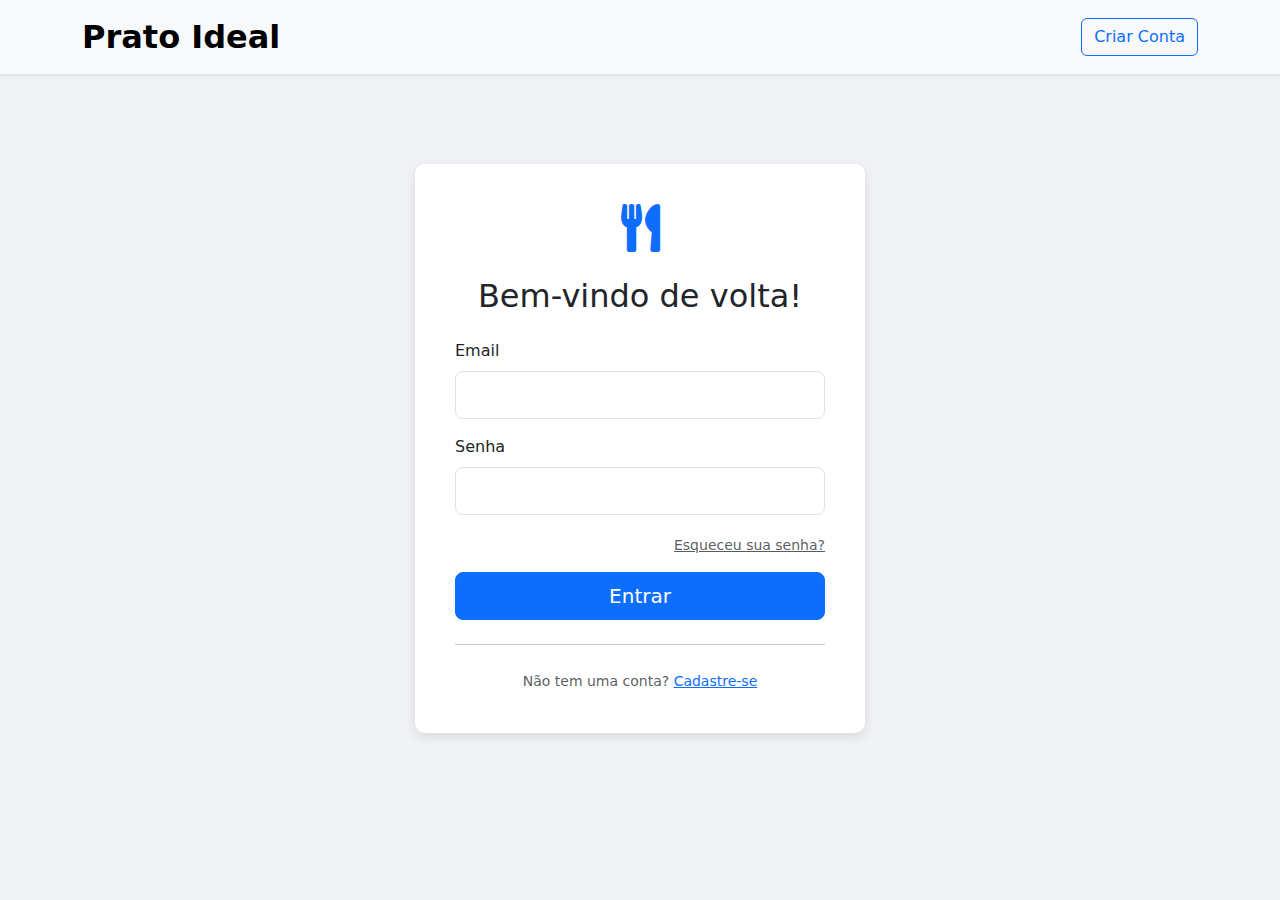
<file: html/login.html>
<!DOCTYPE html>
<html lang="pt-br">
<head>
  <meta charset="UTF-8">
  <meta name="viewport" content="width=device-width, initial-scale=1.0">
  <title>Login - Prato Ideal</title>
  <link href="https://cdn.jsdelivr.net/npm/bootstrap@5.3.3/dist/css/bootstrap.min.css" rel="stylesheet">
  <link rel="stylesheet" href="https://cdnjs.cloudflare.com/ajax/libs/font-awesome/5.15.4/css/all.min.css">
  <style>
    body {
      background-color: #f0f2f5;
    }
    .form-container {
      max-width: 450px;
      margin: 10vh auto;
      background: #fff;
      padding: 40px;
      border-radius: 10px;
      box-shadow: 0 4px 12px rgba(0,0,0,0.1);
    }
    .form-icon {
        text-align: center;
        margin-bottom: 1.5rem;
    }
    #user-avatar { width: 40px; height: 40px; object-fit: cover; }
  </style>
</head>
<body>
  <nav id="nav-top" class="navbar navbar-expand-md bg-light shadow-sm">
      <div class="container">
          <a class="navbar-brand fs-2 fw-bolder" href="index.html">Prato Ideal</a>
          <div class="ms-auto">
            <div id="nav-user-section" class="d-flex align-items-center"></div>
          </div>
      </div>
  </nav>

  <div class="container">
    <div class="form-container">
      
      <div class="form-icon">
        <i class="fas fa-utensils fa-3x text-primary"></i>
      </div>

      <h2 class="text-center mb-4">Bem-vindo de volta!</h2>
      
      <form id="form-login" novalidate>
        <div class="mb-3">
          <label for="email" class="form-label">Email</label>
          <input type="email" class="form-control form-control-lg" id="email" required autocomplete="email">
          <div class="invalid-feedback">Por favor, insira um email válido.</div>
        </div>

        <div class="mb-3">
          <label for="senha" class="form-label">Senha</label>
          <input type="password" class="form-control form-control-lg" id="senha" required autocomplete="current-password">
          <div class="invalid-feedback">Por favor, insira sua senha.</div>
        </div>
        
        <div class="d-flex justify-content-end mb-3">
            <a href="#" class="form-text">Esqueceu sua senha?</a>
        </div>

        <div id="form-message" class="text-center mb-3"></div>

        <div class="d-grid">
          <button type="submit" class="btn btn-primary btn-lg">
            <span id="btn-text">Entrar</span>
            <span id="btn-spinner" class="spinner-border spinner-border-sm" style="display: none;" role="status" aria-hidden="true"></span>
          </button>
        </div>
      </form>

      <hr class="my-4">

      <div class="text-center">
        <small class="text-muted">Não tem uma conta? <a href="cadastro.html">Cadastre-se</a></small>
      </div>
    </div>
  </div>

  <script defer>
    document.addEventListener('DOMContentLoaded', () => {
      // --- ELEMENTOS E CONFIGURAÇÕES ---
      const form = document.getElementById('form-login');
      const emailInput = document.getElementById('email');
      const senhaInput = document.getElementById('senha');
      
      const formMessage = document.getElementById('form-message');
      const btnText = document.getElementById('btn-text');
      const btnSpinner = document.getElementById('btn-spinner');
      
      const LOGIN_API_URL = 'https://apirestaurantes.onrender.com/api/Usuario/login';
      
      // ======================= LÓGICA DE LOGIN E NAVBAR =======================
      
      function parseJwt(token) {
        try { return JSON.parse(atob(token.split('.')[1])); } catch (e) { return null; }
      }

      function getUsuarioLogado() {
        const token = localStorage.getItem('token');
        if (!token) return null;
        const decoded = parseJwt(token);
        if (decoded && decoded.exp * 1000 > Date.now()) {
          return { Id: decoded.nameid, Nome: decoded.unique_name, Foto: `https://i.pravatar.cc/150?u=${decoded.nameid}` };
        }
        localStorage.removeItem('token');
        return null;
      }

      function handleLogout() {
        localStorage.removeItem('token');
        window.location.href = 'index.html';
      }

      function configurarNavbar() {
        const userSection = document.getElementById('nav-user-section');
        const usuario = getUsuarioLogado();
        if (usuario && usuario.Nome) {
          userSection.innerHTML = `
            <span class="navbar-text me-3">Olá, <strong>${usuario.Nome.split(' ')[0]}</strong></span>
            <img src="${usuario.Foto}" alt="Avatar" id="user-avatar" class="rounded-circle">
            <button id="btn-logout" class="btn btn-link text-secondary ms-2 text-decoration-none">Sair</button>
          `;
          document.getElementById('btn-logout').addEventListener('click', handleLogout);
        } else {
          userSection.innerHTML = '<a href="cadastro.html" class="btn btn-outline-primary">Criar Conta</a>';
        }
      }

      // --- LÓGICA DE SUBMISSÃO DO FORMULÁRIO ---
      form.addEventListener('submit', async (event) => {
        event.preventDefault();
        resetValidation();
        
        if (!validarFormulario()) return;

        setLoading(true);

        try {
          const dadosLogin = {
            Email: emailInput.value,
            Senha: senhaInput.value
          };
          
          const response = await fetch(LOGIN_API_URL, {
            method: 'POST',
            headers: { 'Content-Type': 'application/json' },
            body: JSON.stringify(dadosLogin)
          });
          
          const data = await response.json();
          if (!response.ok) {
            throw new Error(data.message || `Usuário ou senha inválidos.`);
          }

          if (data.token) {
            localStorage.setItem('token', data.token);
            formMessage.className = 'text-center mb-3 text-success';
            formMessage.textContent = 'Login bem-sucedido! Redirecionando...';
            setTimeout(() => {
              window.location.href = 'index.html';
            }, 1500);
          } else {
            throw new Error("Resposta da API não continha um token.");
          }

        } catch (error) {
          console.error("Erro no login:", error);
          formMessage.className = 'text-center mb-3 text-danger';
          formMessage.textContent = error.message;
          setLoading(false);
        }
      });

      // --- FUNÇÕES AUXILIARES ---
      function validarFormulario() {
        let isValid = true;
        if (!emailInput.value.trim() || !/^\S+@\S+\.\S+$/.test(emailInput.value)) {
          emailInput.classList.add('is-invalid');
          isValid = false;
        }
        if (!senhaInput.value.trim()) {
          senhaInput.classList.add('is-invalid');
          isValid = false;
        }
        return isValid;
      }
      function resetValidation() {
        formMessage.textContent = '';
        form.querySelectorAll('.is-invalid').forEach(el => el.classList.remove('is-invalid'));
      }
      function setLoading(isLoading) {
          btnText.textContent = isLoading ? 'Entrando...' : 'Entrar';
          btnSpinner.style.display = isLoading ? 'inline-block' : 'none';
          form.querySelector('button[type="submit"]').disabled = isLoading;
      }
      
      // --- INICIALIZAÇÃO ---
      // Configura a navbar assim que a página carrega
      configurarNavbar();
    });
  </script>
</body>
</html>
</file>
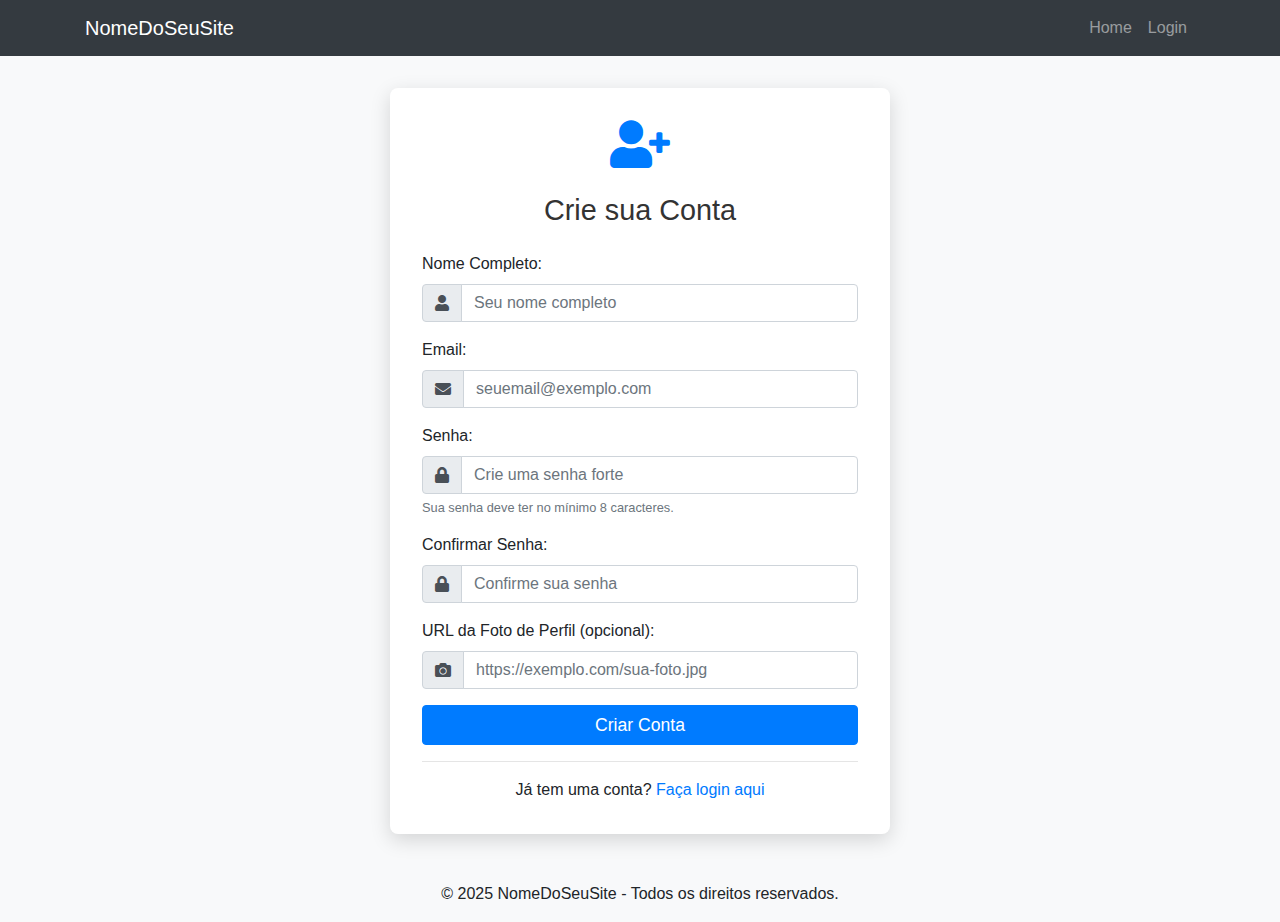
<file: html/novo-usuario.html>
<!DOCTYPE html>
<html lang="pt-br">
<head>
    <meta charset="UTF-8">
    <meta name="viewport" content="width=device-width, initial-scale=1.0">
    <title>Cadastro - NomeDoSeuSite</title>
    <link href="https://stackpath.bootstrapcdn.com/bootstrap/4.5.2/css/bootstrap.min.css" rel="stylesheet">
    <link rel="stylesheet" href="https://cdnjs.cloudflare.com/ajax/libs/font-awesome/5.15.4/css/all.min.css">
    <style>
        body {
            font-family: 'Helvetica Neue', Helvetica, Arial, sans-serif;
            background-color: #f8f9fa;
            display: flex;
            flex-direction: column;
            min-height: 100vh;
        }
        .main-content {
            flex-grow: 1;
            display: flex;
            align-items: center;
            justify-content: center;
            padding: 2rem 0; /* Adiciona padding vertical para telas menores */
        }
        .register-card {
            width: 100%;
            max-width: 500px; /* Um pouco mais largo para o formulário de cadastro */
            padding: 2rem;
            background-color: white;
            border-radius: 8px;
            box-shadow: 0 6px 20px rgba(0,0,0,0.15);
        }
        .register-card .card-title {
            font-weight: 300;
            font-size: 1.8rem;
            margin-bottom: 1.5rem;
            text-align: center;
            color: #333;
        }
        .form-control:focus {
            border-color: #007bff;
            box-shadow: 0 0 0 0.2rem rgba(0,123,255,.25);
        }
        .btn-register {
            font-size: 1.1rem;
            font-weight: 500;
        }
        .footer-links a {
            color: #007bff;
            text-decoration: none;
        }
        .footer-links a:hover {
            text-decoration: underline;
        }
        .logo-container {
            text-align: center;
            margin-bottom: 1.5rem;
        }
    </style>
</head>
<body>
    <nav class="navbar navbar-expand-lg navbar-dark bg-dark">
        <div class="container">
            <a class="navbar-brand" href="#">NomeDoSeuSite</a>
            <button class="navbar-toggler" type="button" data-toggle="collapse" data-target="#navbarNav" aria-controls="navbarNav" aria-expanded="false" aria-label="Toggle navigation">
                <span class="navbar-toggler-icon"></span>
            </button>
            <div class="collapse navbar-collapse" id="navbarNav">
                <ul class="navbar-nav ml-auto">
                    <li class="nav-item">
                        <a class="nav-link" href="index.html">Home</a>
                    </li>
                    <li class="nav-item">
                        <a class="nav-link" href="login.html">Login</a>
                    </li>
                </ul>
            </div>
        </div>
    </nav>

    <div class="main-content">
        <div class="register-card">
            <div class="logo-container">
                <i class="fas fa-user-plus fa-3x text-primary"></i> </div>
            <h4 class="card-title">Crie sua Conta</h4>
            <form id="registerForm">
                <div class="form-group">
                    <label for="nome">Nome Completo:</label>
                    <div class="input-group">
                        <div class="input-group-prepend">
                            <span class="input-group-text"><i class="fas fa-user"></i></span>
                        </div>
                        <input type="text" class="form-control" id="nome" name="nome" placeholder="Seu nome completo" required>
                    </div>
                </div>

                <div class="form-group">
                    <label for="email">Email:</label>
                    <div class="input-group">
                        <div class="input-group-prepend">
                            <span class="input-group-text"><i class="fas fa-envelope"></i></span>
                        </div>
                        <input type="email" class="form-control" id="email" name="email" placeholder="seuemail@exemplo.com" required>
                    </div>
                </div>

                <div class="form-group">
                    <label for="senha">Senha:</label>
                    <div class="input-group">
                         <div class="input-group-prepend">
                            <span class="input-group-text"><i class="fas fa-lock"></i></span>
                        </div>
                        <input type="password" class="form-control" id="senha" name="senha" placeholder="Crie uma senha forte" required>
                    </div>
                    <small id="passwordHelpBlock" class="form-text text-muted">
                        Sua senha deve ter no mínimo 8 caracteres.
                    </small>
                </div>

                <div class="form-group">
                    <label for="confirmarSenha">Confirmar Senha:</label>
                    <div class="input-group">
                         <div class="input-group-prepend">
                            <span class="input-group-text"><i class="fas fa-lock"></i></span>
                        </div>
                        <input type="password" class="form-control" id="confirmarSenha" name="confirmarSenha" placeholder="Confirme sua senha" required>
                    </div>
                    <div class="invalid-feedback" id="passwordMismatchFeedback" style="display: none;">
                        As senhas não coincidem.
                    </div>
                </div>
                
                <div class="form-group">
                    <label for="fotoUrl">URL da Foto de Perfil (opcional):</label>
                    <div class="input-group">
                        <div class="input-group-prepend">
                            <span class="input-group-text"><i class="fas fa-camera"></i></span>
                        </div>
                        <input type="url" class="form-control" id="fotoUrl" name="fotoUrl" placeholder="https://exemplo.com/sua-foto.jpg">
                    </div>
                </div>


                <button type="submit" class="btn btn-primary btn-block btn-register">Criar Conta</button>
                <div id="register-message" class="mt-3 text-center"></div>
            </form>
            <hr>
            <div class="text-center footer-links">
                <p class="mb-0">Já tem uma conta? <a href="login.html">Faça login aqui</a></p>
            </div>
        </div>
    </div>

    <footer class="bg-light text-center py-3 mt-auto">
        <div class="container">
            <p class="mb-0">&copy; 2025 NomeDoSeuSite - Todos os direitos reservados.</p>
        </div>
    </footer>

    <script src="https://code.jquery.com/jquery-3.5.1.slim.min.js"></script>
    <script src="https://cdn.jsdelivr.net/npm/@popperjs/core@2.5.4/dist/umd/popper.min.js"></script>
    <script src="https://stackpath.bootstrapcdn.com/bootstrap/4.5.2/js/bootstrap.min.js"></script>

    <script>
        document.addEventListener('DOMContentLoaded', function () {
            const registerForm = document.getElementById('registerForm');
            const registerMessageEl = document.getElementById('register-message');
            const senhaInput = document.getElementById('senha');
            const confirmarSenhaInput = document.getElementById('confirmarSenha');
            const passwordMismatchFeedback = document.getElementById('passwordMismatchFeedback');

            function validatePasswordConfirmation() {
                if (senhaInput.value !== confirmarSenhaInput.value) {
                    confirmarSenhaInput.classList.add('is-invalid');
                    passwordMismatchFeedback.style.display = 'block';
                    return false;
                } else {
                    confirmarSenhaInput.classList.remove('is-invalid');
                    passwordMismatchFeedback.style.display = 'none';
                    return true;
                }
            }

            confirmarSenhaInput.addEventListener('input', validatePasswordConfirmation);
            senhaInput.addEventListener('input', validatePasswordConfirmation); // Valida também ao mudar a primeira senha

            registerForm.addEventListener('submit', function (event) {
                event.preventDefault(); // Impede o envio real do formulário
                registerMessageEl.textContent = ''; // Limpa mensagens anteriores

                const nome = document.getElementById('nome').value.trim();
                const email = document.getElementById('email').value.trim();
                const senha = senhaInput.value; // Não faz trim na senha
                const fotoUrl = document.getElementById('fotoUrl').value.trim();

                // Validação básica
                if (!nome || !email || !senha || !confirmarSenhaInput.value) {
                    registerMessageEl.textContent = 'Por favor, preencha todos os campos obrigatórios.';
                    registerMessageEl.className = 'mt-3 text-center text-danger';
                    return;
                }

                if (senha.length < 8) {
                    registerMessageEl.textContent = 'A senha deve ter no mínimo 8 caracteres.';
                    registerMessageEl.className = 'mt-3 text-center text-danger';
                    senhaInput.classList.add('is-invalid');
                    return;
                } else {
                    senhaInput.classList.remove('is-invalid');
                }

                if (!validatePasswordConfirmation()) {
                    registerMessageEl.textContent = 'As senhas não coincidem. Verifique novamente.';
                    registerMessageEl.className = 'mt-3 text-center text-danger';
                    return;
                }
                
                // Simulação de criação de conta
                // Em uma aplicação real, você enviaria os dados para um servidor.
                console.log('Tentativa de Cadastro com:');
                console.log('Nome:', nome);
                console.log('Email:', email);
                console.log('Senha:', senha); // Não logar senha em produção
                console.log('Foto URL:', fotoUrl);

                // Simulação de sucesso
                registerMessageEl.textContent = 'Conta criada com sucesso! Redirecionando para o login...';
                registerMessageEl.className = 'mt-3 text-center text-success';
                
                // Limpar formulário
                registerForm.reset();
                confirmarSenhaInput.classList.remove('is-invalid');
                passwordMismatchFeedback.style.display = 'none';


                setTimeout(() => {
                    window.location.href = 'login.html'; // Redireciona para a página de login
                }, 2500);
            });
        });
    </script>
</body>
</html>
</file>
<file: css/style.css>
* {
    margin: 0;
    padding: 0;
    box-sizing: border-box;
    font-family: 'Istok Web', sans-serif;
}




/* Barra de navegação superior */
#nav-top {
    width: 100%;
    height: 80px;
    padding: 15px;
    background-color:;
}

/* Logo */
#logo-nav {
    height: 100%;
    align-items: center;
}

#img-logo-nav {
    height: 50px;
    margin-bottom: 10px;
}

/* Barra de pesquisa */
#barra-pesquisa {
    height: 48px;
    font-size: 1rem;
    padding: 10px 15px;
    border-radius: 25px 0 0 25px;
    border: none;
}

#barra-pesquisa-container .btn {
    height: 48px;
    border-radius: 0 25px 25px 0;
    border: none;
    background-color: #ffffff;
}

#barra-pesquisa-container {
    box-shadow: 0 0 5px rgba(0,0,0,0.1);
}

/* perfil */
#perfil-nav {
    height: 100%;
    align-items: center;
}

#img-perfil-nav {
    margin-left: 10px;
    height: 60px;
    margin-bottom: 5px;
}



/* header */


header {
    width: 100%;
    height: auto;
    background: #2C3E50;
    color: white;
    padding: 40px;
    display: flex;
    align-items: center;
    justify-content: space-between;
    flex-wrap: wrap;
  }

  .header-content {
    max-width: 800px;
    padding: 20px;
  }

  .slogan {
    color: #ffffff;
    font-size: 3.2rem;
    font-weight: bold;
    text-shadow: 1px 1px 5px rgba(0,0,0,0.5);
  }

  .search-bar input[type="text"] {
    width: 80%;
    font-size: 1.1rem;
    border-radius: 25px;
    border: none;
    margin-top: 20px;
    padding: 14px 20px;
  }

  .search-bar button {
    padding: 12px;
    margin-left: 10px;
    border-radius: 25px;
    background: #3498DB;
    border: none;
    color: white;
    cursor: pointer;
  }

  .dropdown-group {
    margin-top: 20px;
    display: flex;
    flex-wrap: wrap;
    gap: 10px;
  }

  .dropdown-group select {
    font-size: 0.9rem;
    padding: 8px 14px;
    border-radius: 20px;
    border: none;
    background-color: #34495E;
    color: white;
    cursor: pointer;
    appearance: none;
  }

  .dropdown-group select:focus {
    outline: none;
    box-shadow: 0 0 0 2px #3498DB;
  }

  #outra-cidade-input {
    display: none;
    margin-top: 10px;
  }

  #outra-cidade-input input {
    border-radius: 20px;
    border: none;
    padding: 10px 15px;
    width: 100%;
    max-width: 300px;
  }

  .active-filters {
    margin-top: 20px;
    display: flex;
    flex-wrap: wrap;
    gap: 10px;
  }

  .active-filters .filter-tag {
    background: #ecf0f1;
    color: #2c3e50;
    border-radius: 25px;
    font-size: 0.9rem;
    padding: 6px 12px;
    display: flex;
    align-items: center;
  }

  .filter-tag span {
    margin-left: 8px;
    cursor: pointer;
    font-weight: bold;
  }

  .cta {
    margin-top: 30px;
    padding: 12px 24px;
    background-color: #E67E22;
    border: none;
    border-radius: 25px;
    font-size: 1.1rem;
    cursor: pointer;
    color: white;
  }

  .cta:hover {
    background-color: #d35400;
  }

  .header-image img {
    max-width: 400px;
    object-fit: contain;
  }
</file>
